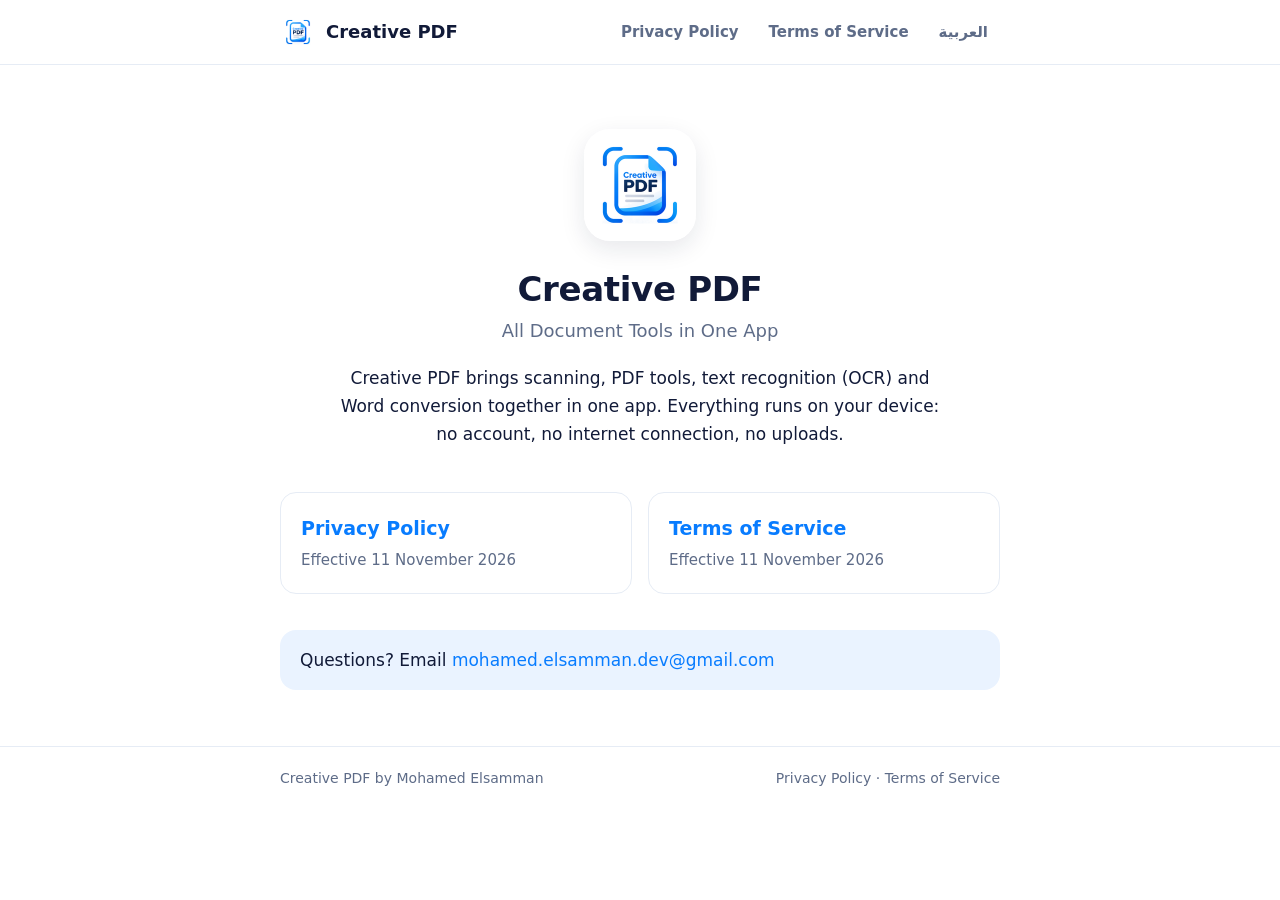
<file: index.html>
<!doctype html>
<html lang="en" dir="ltr">
<head>
<meta charset="utf-8">
<meta name="viewport" content="width=device-width, initial-scale=1">
<title>Creative PDF — Privacy Policy · Terms of Service</title>
<meta name="description" content="Creative PDF brings scanning, PDF tools, text recognition (OCR) and Word conversion together in one app. Everything runs on your device: no account, no internet connection, no uploads.">
<meta name="referrer" content="no-referrer">
<link rel="icon" type="image/png" href="assets/favicon.png">
<link rel="stylesheet" href="assets/styles.css">
</head>
<body>
<header class="site"><div class="wrap">
<a class="brand" href="index.html"><img src="assets/logo.png" alt="" width="36" height="36">Creative PDF</a>
<nav class="links" aria-label="Policies">
<a href="privacy-policy.html">Privacy Policy</a>
<a href="terms-of-service.html">Terms of Service</a>
<a href="index-ar.html" lang="ar" hreflang="ar">العربية</a>
</nav>
</div></header>
<main><div class="wrap">
<section class="hero">
<img src="assets/logo.png" alt="Creative PDF logo" width="112" height="112">
<h1>Creative PDF</h1>
<p class="tagline">All Document Tools in One App</p>
<p class="about">Creative PDF brings scanning, PDF tools, text recognition (OCR) and Word conversion together in one app. Everything runs on your device: no account, no internet connection, no uploads.</p>
</section>
<div class="cards">
<a class="card" href="privacy-policy.html"><h2>Privacy Policy</h2><p>Effective 11 November 2026</p></a>
<a class="card" href="terms-of-service.html"><h2>Terms of Service</h2><p>Effective 11 November 2026</p></a>
</div>
<div class="contact"><p>Questions? Email <a href="mailto:mohamed.elsamman.dev@gmail.com">mohamed.elsamman.dev@gmail.com</a></p></div>
</div></main>
<footer class="site"><div class="wrap">
<span>Creative PDF by Mohamed Elsamman</span>
<span><a href="privacy-policy.html">Privacy Policy</a> · <a href="terms-of-service.html">Terms of Service</a></span>
</div></footer>
</body>
</html>
</file>
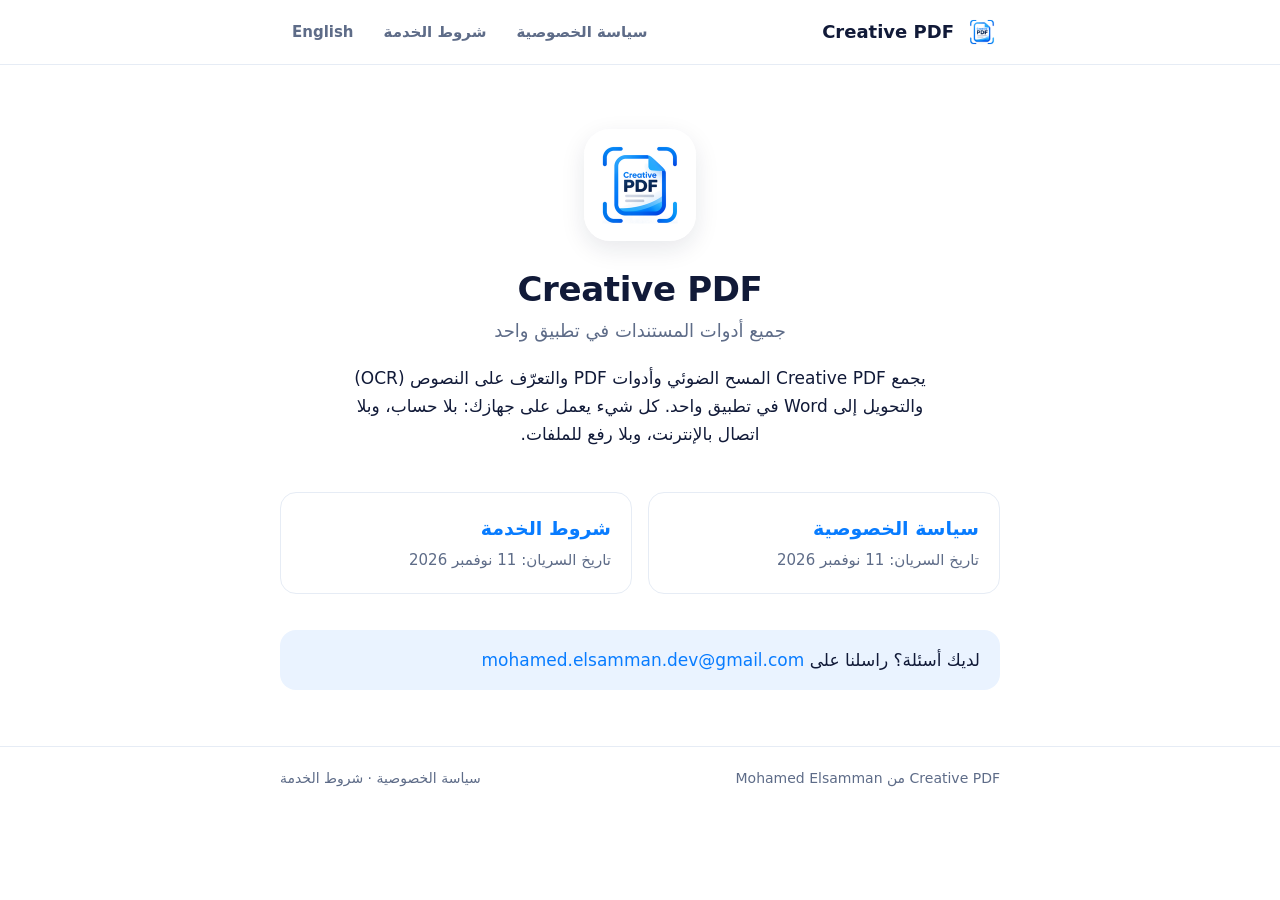
<file: index-ar.html>
<!doctype html>
<html lang="ar" dir="rtl">
<head>
<meta charset="utf-8">
<meta name="viewport" content="width=device-width, initial-scale=1">
<title>Creative PDF — سياسة الخصوصية · شروط الخدمة</title>
<meta name="description" content="يجمع Creative PDF المسح الضوئي وأدوات PDF والتعرّف على النصوص (OCR) والتحويل إلى Word في تطبيق واحد. كل شيء يعمل على جهازك: بلا حساب، وبلا اتصال بالإنترنت، وبلا رفع للملفات.">
<meta name="referrer" content="no-referrer">
<link rel="icon" type="image/png" href="assets/favicon.png">
<link rel="stylesheet" href="assets/styles.css">
</head>
<body>
<header class="site"><div class="wrap">
<a class="brand" href="index-ar.html"><img src="assets/logo.png" alt="" width="36" height="36">Creative PDF</a>
<nav class="links" aria-label="السياسات">
<a href="privacy-policy-ar.html">سياسة الخصوصية</a>
<a href="terms-of-service-ar.html">شروط الخدمة</a>
<a href="index.html" lang="en" hreflang="en">English</a>
</nav>
</div></header>
<main><div class="wrap">
<section class="hero">
<img src="assets/logo.png" alt="Creative PDF logo" width="112" height="112">
<h1>Creative PDF</h1>
<p class="tagline">جميع أدوات المستندات في تطبيق واحد</p>
<p class="about">يجمع Creative PDF المسح الضوئي وأدوات PDF والتعرّف على النصوص (OCR) والتحويل إلى Word في تطبيق واحد. كل شيء يعمل على جهازك: بلا حساب، وبلا اتصال بالإنترنت، وبلا رفع للملفات.</p>
</section>
<div class="cards">
<a class="card" href="privacy-policy-ar.html"><h2>سياسة الخصوصية</h2><p>تاريخ السريان: 11 نوفمبر 2026</p></a>
<a class="card" href="terms-of-service-ar.html"><h2>شروط الخدمة</h2><p>تاريخ السريان: 11 نوفمبر 2026</p></a>
</div>
<div class="contact"><p>لديك أسئلة؟ راسلنا على <a href="mailto:mohamed.elsamman.dev@gmail.com">mohamed.elsamman.dev@gmail.com</a></p></div>
</div></main>
<footer class="site"><div class="wrap">
<span>Creative PDF من Mohamed Elsamman</span>
<span><a href="privacy-policy-ar.html">سياسة الخصوصية</a> · <a href="terms-of-service-ar.html">شروط الخدمة</a></span>
</div></footer>
</body>
</html>
</file>
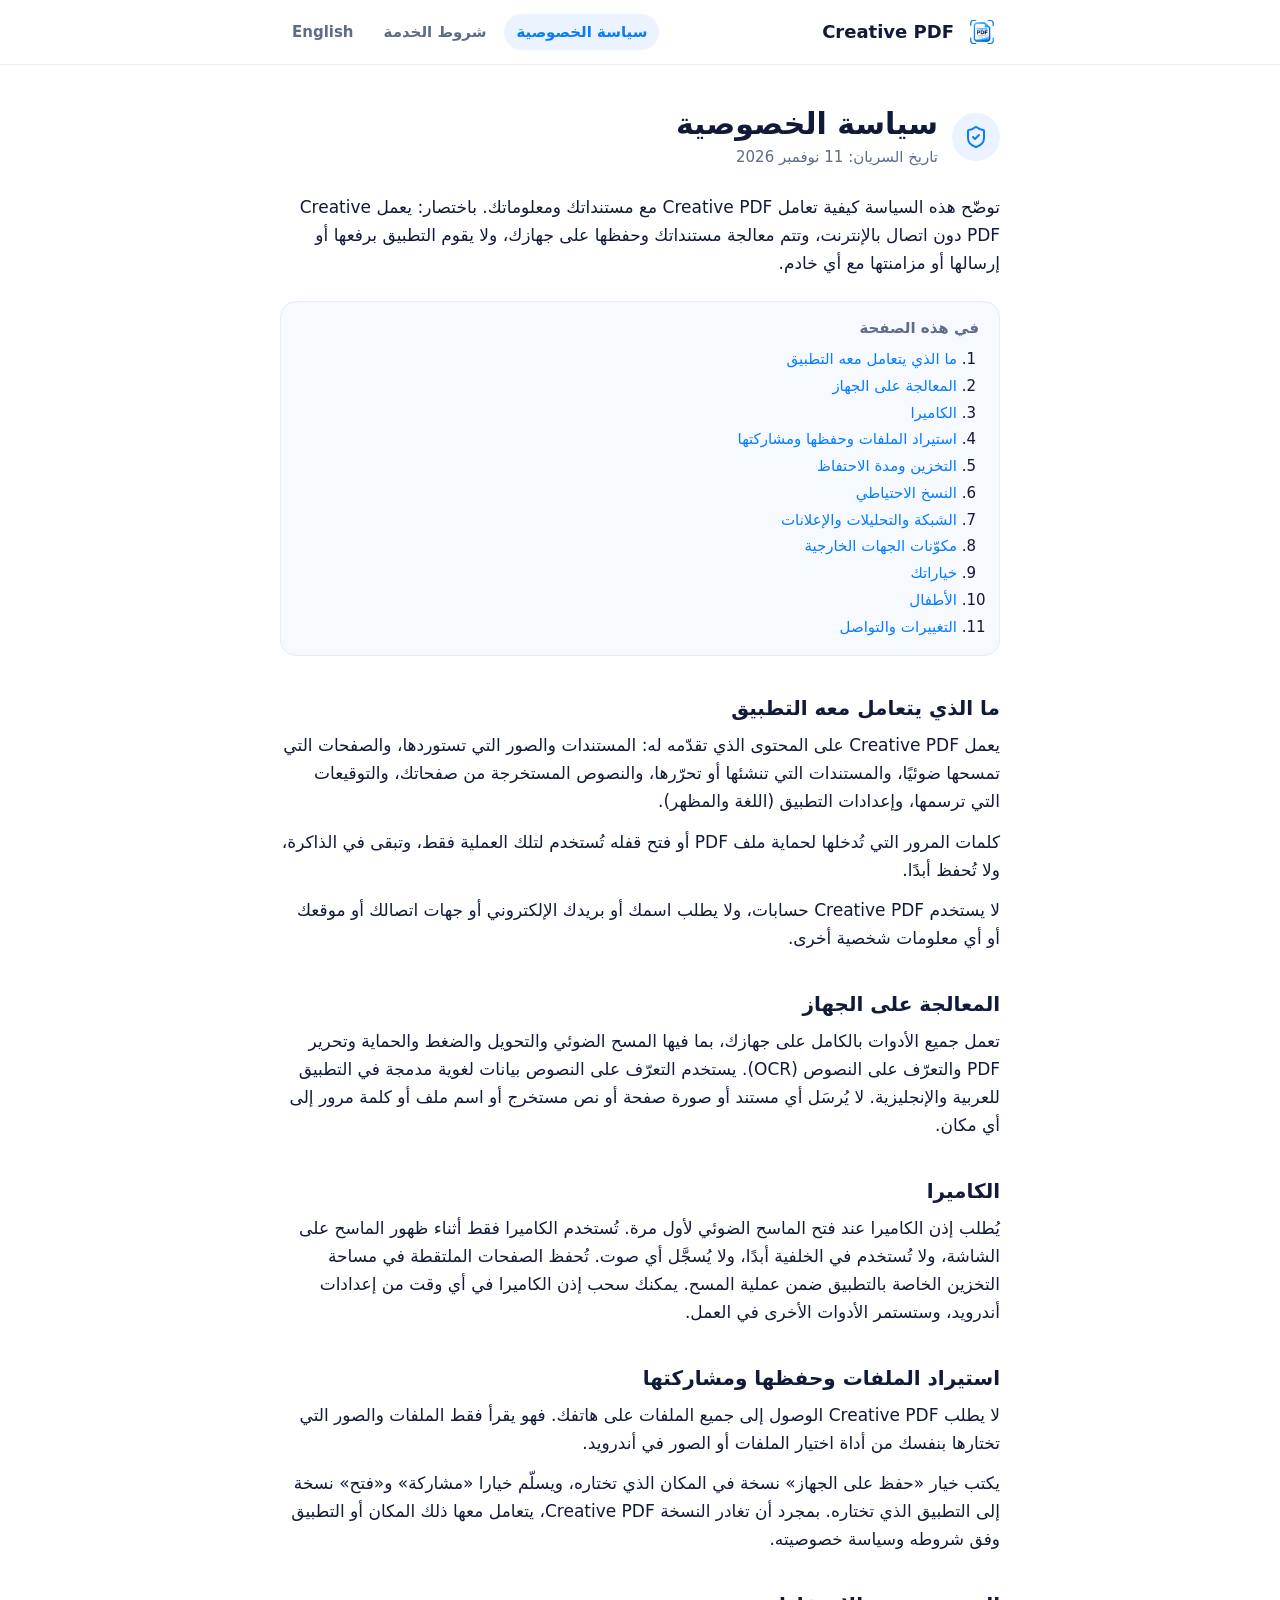
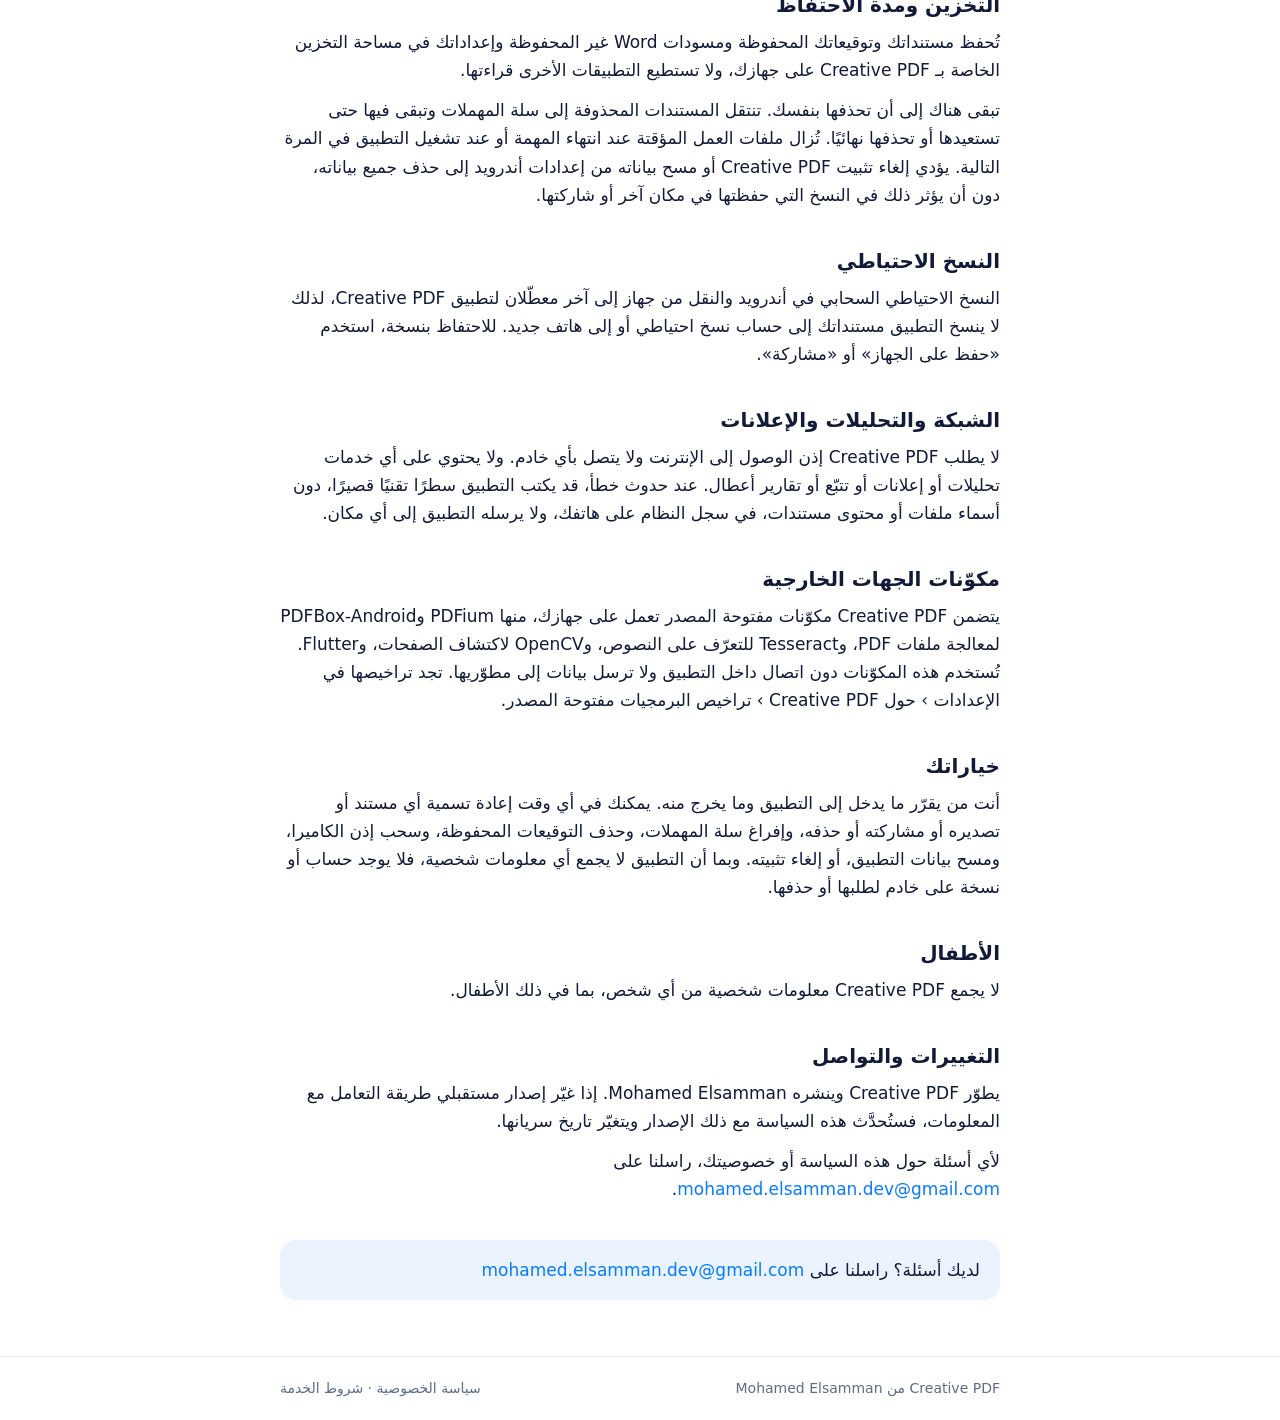
<file: privacy-policy-ar.html>
<!doctype html>
<html lang="ar" dir="rtl">
<head>
<meta charset="utf-8">
<meta name="viewport" content="width=device-width, initial-scale=1">
<title>سياسة الخصوصية — Creative PDF</title>
<meta name="description" content="توضّح هذه السياسة كيفية تعامل Creative PDF مع مستنداتك ومعلوماتك. باختصار: يعمل Creative PDF دون اتصال بالإنترنت، وتتم معالجة مستنداتك وحفظها على جهازك، ولا يقوم التطبيق برفعها أو إرسالها أو مزامنتها مع أي خادم.">
<meta name="referrer" content="no-referrer">
<link rel="icon" type="image/png" href="assets/favicon.png">
<link rel="stylesheet" href="assets/styles.css">
</head>
<body>
<header class="site"><div class="wrap">
<a class="brand" href="index-ar.html"><img src="assets/logo.png" alt="" width="36" height="36">Creative PDF</a>
<nav class="links" aria-label="السياسات">
<a href="privacy-policy-ar.html" aria-current="page">سياسة الخصوصية</a>
<a href="terms-of-service-ar.html">شروط الخدمة</a>
<a href="privacy-policy.html" lang="en" hreflang="en">English</a>
</nav>
</div></header>
<main><div class="wrap">
<div class="doc-head"><div class="badge"><svg viewBox="0 0 24 24" fill="none" stroke-width="2" stroke-linecap="round" stroke-linejoin="round" aria-hidden="true"><path d="M20 13c0 5-3.5 7.5-7.66 8.95a1 1 0 0 1-.67-.01C7.5 20.5 4 18 4 13V6a1 1 0 0 1 1-1c2 0 4.5-1.2 6.24-2.72a1.17 1.17 0 0 1 1.52 0C14.51 3.81 17 5 19 5a1 1 0 0 1 1 1z"/><path d="m9 12 2 2 4-4"/></svg></div><div>
<h1 class="doc">سياسة الخصوصية</h1>
<p class="effective">تاريخ السريان: 11 نوفمبر 2026</p>
</div></div>
<p class="intro">توضّح هذه السياسة كيفية تعامل Creative PDF مع مستنداتك ومعلوماتك. باختصار: يعمل Creative PDF دون اتصال بالإنترنت، وتتم معالجة مستنداتك وحفظها على جهازك، ولا يقوم التطبيق برفعها أو إرسالها أو مزامنتها مع أي خادم.</p>
<nav class="toc" aria-label="في هذه الصفحة"><p>في هذه الصفحة</p><ol><li><a href="#s1">ما الذي يتعامل معه التطبيق</a></li><li><a href="#s2">المعالجة على الجهاز</a></li><li><a href="#s3">الكاميرا</a></li><li><a href="#s4">استيراد الملفات وحفظها ومشاركتها</a></li><li><a href="#s5">التخزين ومدة الاحتفاظ</a></li><li><a href="#s6">النسخ الاحتياطي</a></li><li><a href="#s7">الشبكة والتحليلات والإعلانات</a></li><li><a href="#s8">مكوّنات الجهات الخارجية</a></li><li><a href="#s9">خياراتك</a></li><li><a href="#s10">الأطفال</a></li><li><a href="#s11">التغييرات والتواصل</a></li></ol></nav>
<article><h2 id="s1">ما الذي يتعامل معه التطبيق</h2><p>يعمل Creative PDF على المحتوى الذي تقدّمه له: المستندات والصور التي تستوردها، والصفحات التي تمسحها ضوئيًا، والمستندات التي تنشئها أو تحرّرها، والنصوص المستخرجة من صفحاتك، والتوقيعات التي ترسمها، وإعدادات التطبيق (اللغة والمظهر).</p><p>كلمات المرور التي تُدخلها لحماية ملف PDF أو فتح قفله تُستخدم لتلك العملية فقط، وتبقى في الذاكرة، ولا تُحفظ أبدًا.</p><p>لا يستخدم Creative PDF حسابات، ولا يطلب اسمك أو بريدك الإلكتروني أو جهات اتصالك أو موقعك أو أي معلومات شخصية أخرى.</p><h2 id="s2">المعالجة على الجهاز</h2><p>تعمل جميع الأدوات بالكامل على جهازك، بما فيها المسح الضوئي والتحويل والضغط والحماية وتحرير PDF والتعرّف على النصوص (OCR). يستخدم التعرّف على النصوص بيانات لغوية مدمجة في التطبيق للعربية والإنجليزية. لا يُرسَل أي مستند أو صورة صفحة أو نص مستخرج أو اسم ملف أو كلمة مرور إلى أي مكان.</p><h2 id="s3">الكاميرا</h2><p>يُطلب إذن الكاميرا عند فتح الماسح الضوئي لأول مرة. تُستخدم الكاميرا فقط أثناء ظهور الماسح على الشاشة، ولا تُستخدم في الخلفية أبدًا، ولا يُسجَّل أي صوت. تُحفظ الصفحات الملتقطة في مساحة التخزين الخاصة بالتطبيق ضمن عملية المسح. يمكنك سحب إذن الكاميرا في أي وقت من إعدادات أندرويد، وستستمر الأدوات الأخرى في العمل.</p><h2 id="s4">استيراد الملفات وحفظها ومشاركتها</h2><p>لا يطلب Creative PDF الوصول إلى جميع الملفات على هاتفك. فهو يقرأ فقط الملفات والصور التي تختارها بنفسك من أداة اختيار الملفات أو الصور في أندرويد.</p><p>يكتب خيار «حفظ على الجهاز» نسخة في المكان الذي تختاره، ويسلّم خيارا «مشاركة» و«فتح» نسخة إلى التطبيق الذي تختاره. بمجرد أن تغادر النسخة Creative PDF، يتعامل معها ذلك المكان أو التطبيق وفق شروطه وسياسة خصوصيته.</p><h2 id="s5">التخزين ومدة الاحتفاظ</h2><p>تُحفظ مستنداتك وتوقيعاتك المحفوظة ومسودات Word غير المحفوظة وإعداداتك في مساحة التخزين الخاصة بـ Creative PDF على جهازك، ولا تستطيع التطبيقات الأخرى قراءتها.</p><p>تبقى هناك إلى أن تحذفها بنفسك. تنتقل المستندات المحذوفة إلى سلة المهملات وتبقى فيها حتى تستعيدها أو تحذفها نهائيًا. تُزال ملفات العمل المؤقتة عند انتهاء المهمة أو عند تشغيل التطبيق في المرة التالية. يؤدي إلغاء تثبيت Creative PDF أو مسح بياناته من إعدادات أندرويد إلى حذف جميع بياناته، دون أن يؤثر ذلك في النسخ التي حفظتها في مكان آخر أو شاركتها.</p><h2 id="s6">النسخ الاحتياطي</h2><p>النسخ الاحتياطي السحابي في أندرويد والنقل من جهاز إلى آخر معطّلان لتطبيق Creative PDF، لذلك لا ينسخ التطبيق مستنداتك إلى حساب نسخ احتياطي أو إلى هاتف جديد. للاحتفاظ بنسخة، استخدم «حفظ على الجهاز» أو «مشاركة».</p><h2 id="s7">الشبكة والتحليلات والإعلانات</h2><p>لا يطلب Creative PDF إذن الوصول إلى الإنترنت ولا يتصل بأي خادم. ولا يحتوي على أي خدمات تحليلات أو إعلانات أو تتبّع أو تقارير أعطال. عند حدوث خطأ، قد يكتب التطبيق سطرًا تقنيًا قصيرًا، دون أسماء ملفات أو محتوى مستندات، في سجل النظام على هاتفك، ولا يرسله التطبيق إلى أي مكان.</p><h2 id="s8">مكوّنات الجهات الخارجية</h2><p>يتضمن Creative PDF مكوّنات مفتوحة المصدر تعمل على جهازك، منها PDFium وPDFBox-Android لمعالجة ملفات PDF، وTesseract للتعرّف على النصوص، وOpenCV لاكتشاف الصفحات، وFlutter. تُستخدم هذه المكوّنات دون اتصال داخل التطبيق ولا ترسل بيانات إلى مطوّريها. تجد تراخيصها في الإعدادات › حول Creative PDF › تراخيص البرمجيات مفتوحة المصدر.</p><h2 id="s9">خياراتك</h2><p>أنت من يقرّر ما يدخل إلى التطبيق وما يخرج منه. يمكنك في أي وقت إعادة تسمية أي مستند أو تصديره أو مشاركته أو حذفه، وإفراغ سلة المهملات، وحذف التوقيعات المحفوظة، وسحب إذن الكاميرا، ومسح بيانات التطبيق، أو إلغاء تثبيته. وبما أن التطبيق لا يجمع أي معلومات شخصية، فلا يوجد حساب أو نسخة على خادم لطلبها أو حذفها.</p><h2 id="s10">الأطفال</h2><p>لا يجمع Creative PDF معلومات شخصية من أي شخص، بما في ذلك الأطفال.</p><h2 id="s11">التغييرات والتواصل</h2><p>يطوّر Creative PDF وينشره Mohamed Elsamman. إذا غيّر إصدار مستقبلي طريقة التعامل مع المعلومات، فستُحدَّث هذه السياسة مع ذلك الإصدار ويتغيّر تاريخ سريانها.</p><p>لأي أسئلة حول هذه السياسة أو خصوصيتك، راسلنا على <a href="mailto:mohamed.elsamman.dev@gmail.com">mohamed.elsamman.dev@gmail.com</a>.</p></article>
<div class="contact"><p>لديك أسئلة؟ راسلنا على <a href="mailto:mohamed.elsamman.dev@gmail.com">mohamed.elsamman.dev@gmail.com</a></p></div>
</div></main>
<footer class="site"><div class="wrap">
<span>Creative PDF من Mohamed Elsamman</span>
<span><a href="privacy-policy-ar.html">سياسة الخصوصية</a> · <a href="terms-of-service-ar.html">شروط الخدمة</a></span>
</div></footer>
</body>
</html>
</file>
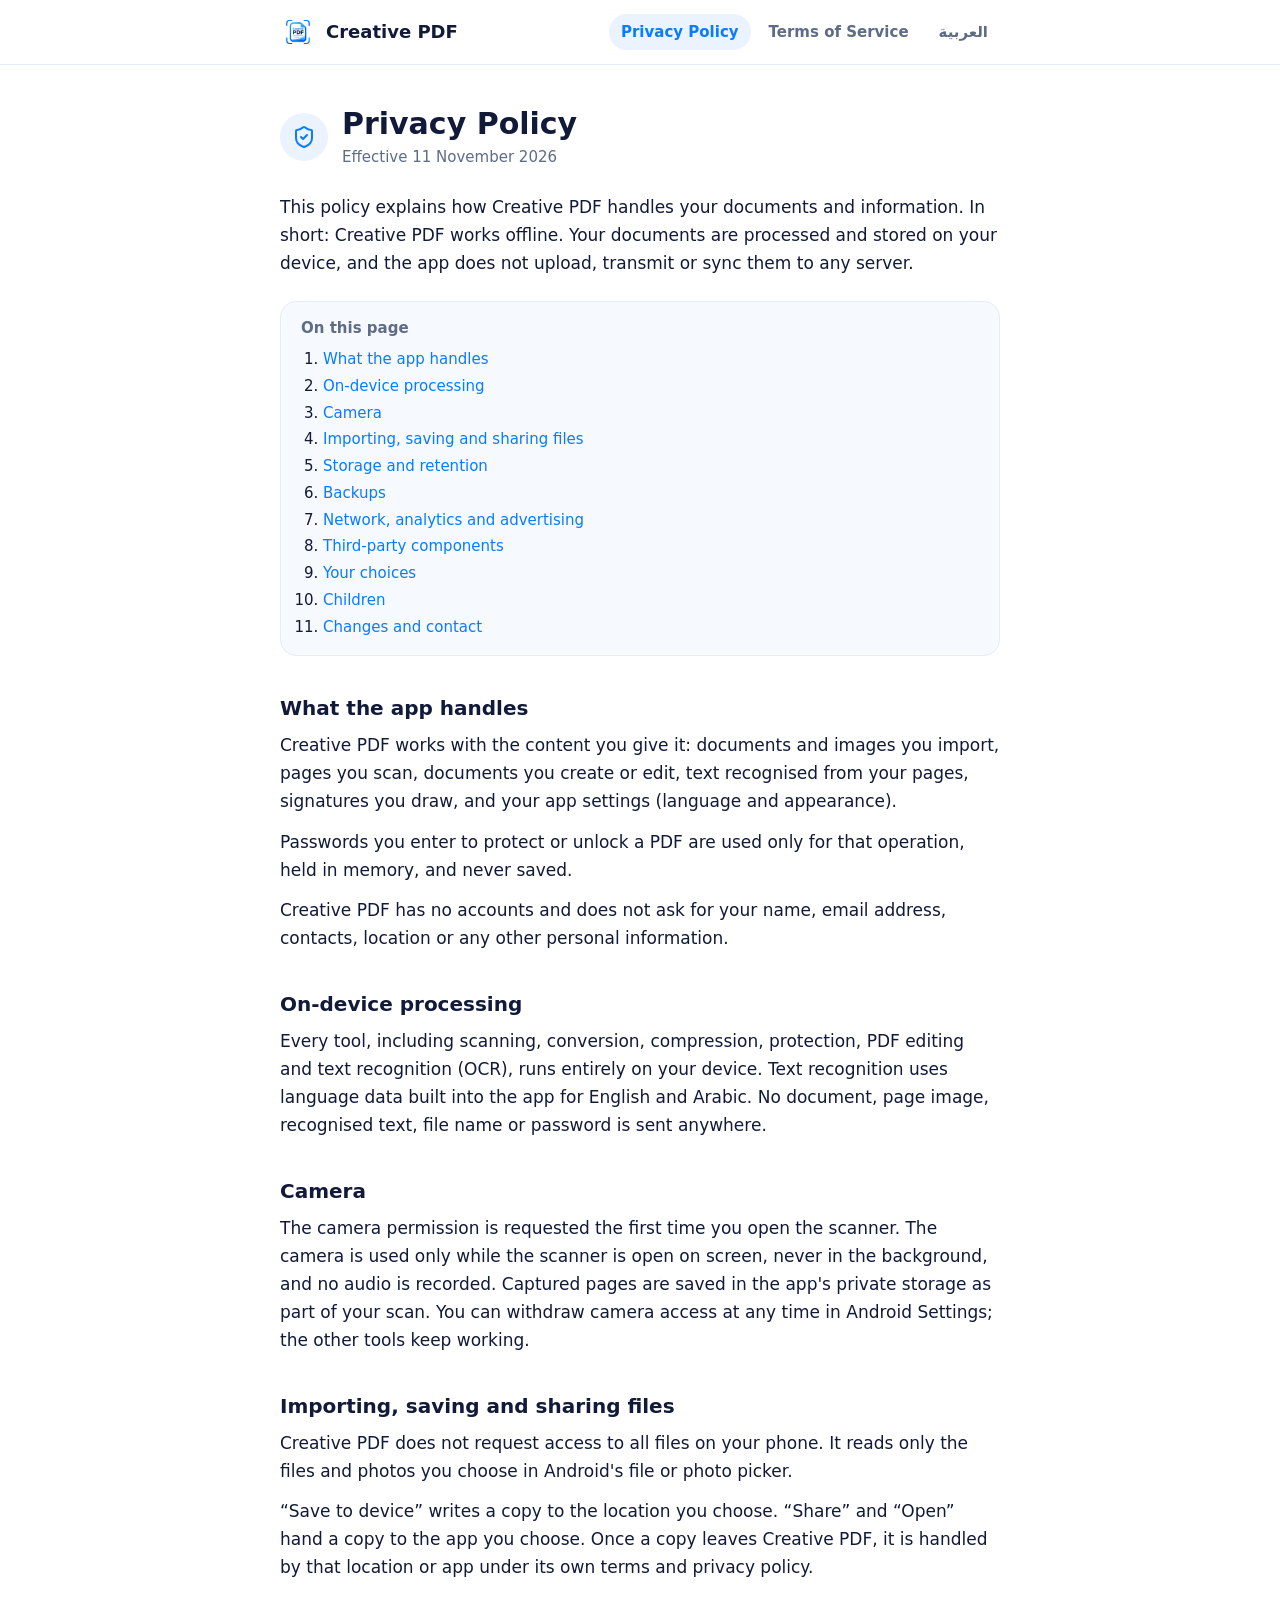
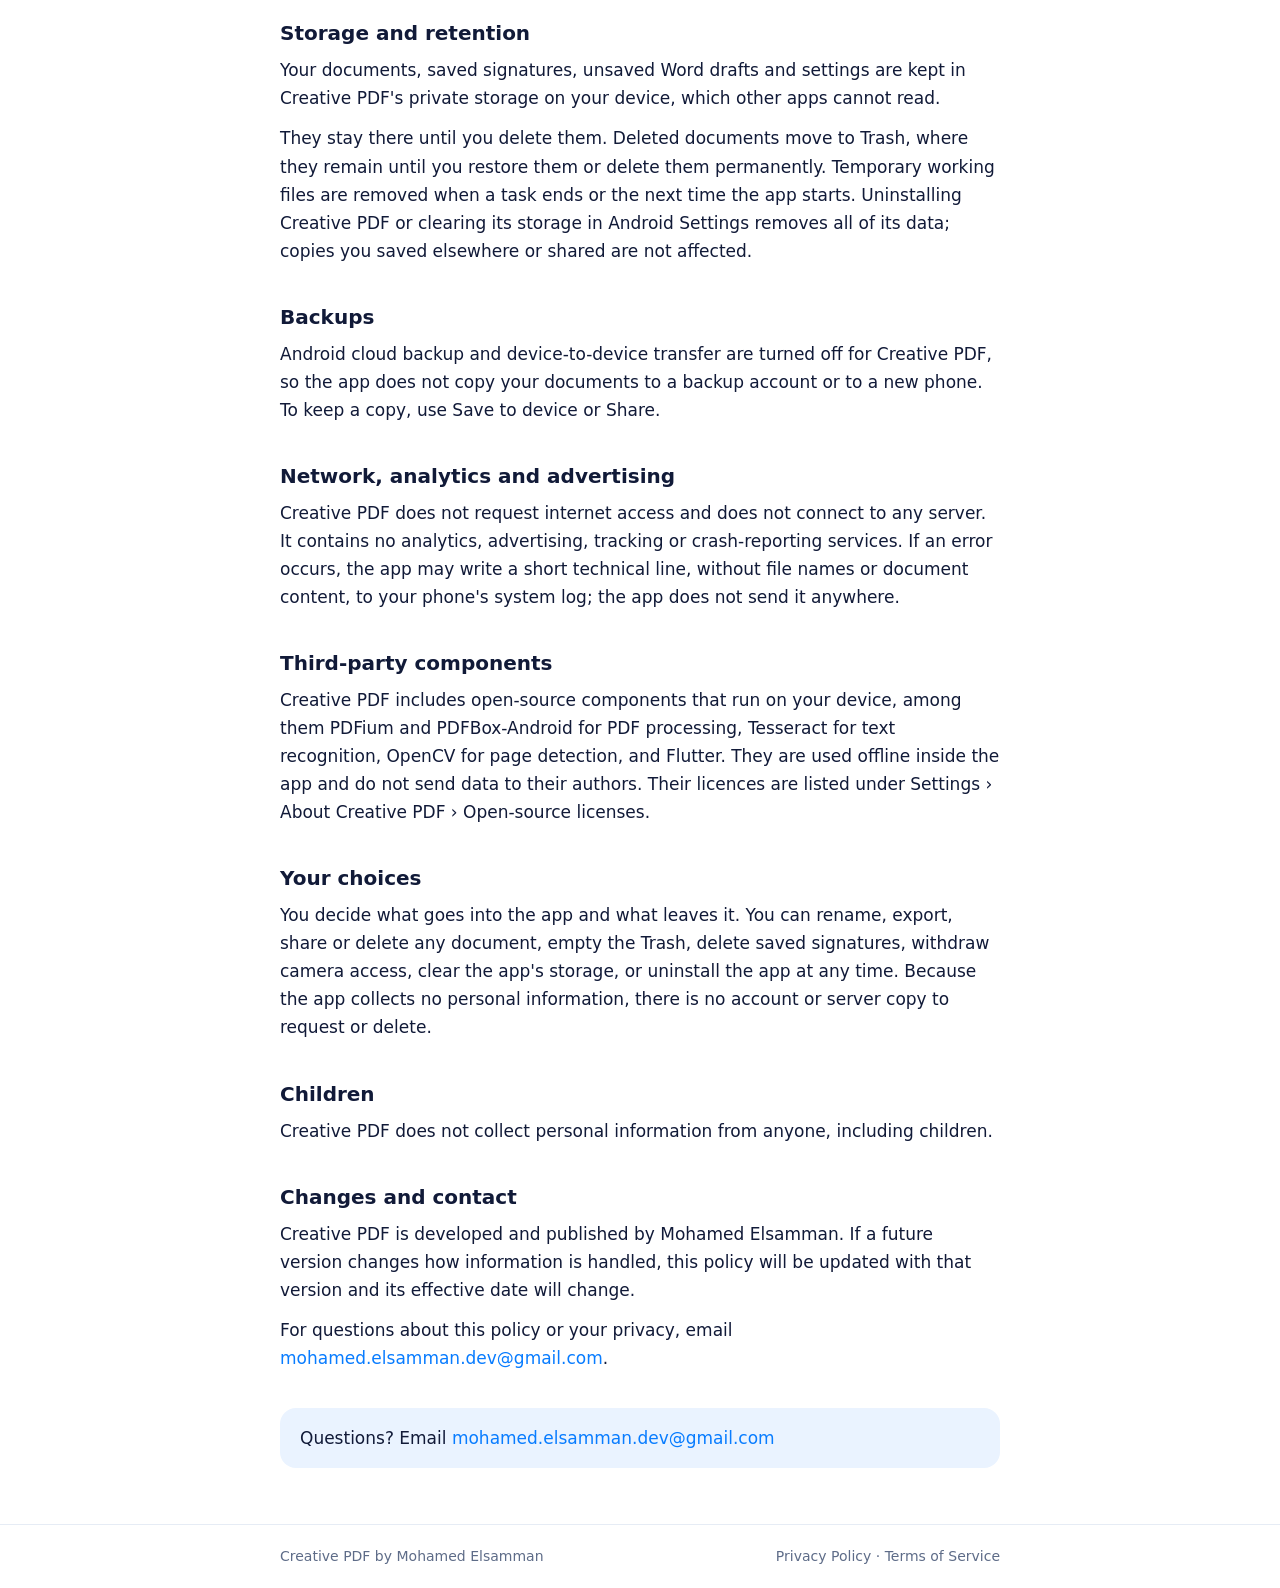
<file: privacy-policy.html>
<!doctype html>
<html lang="en" dir="ltr">
<head>
<meta charset="utf-8">
<meta name="viewport" content="width=device-width, initial-scale=1">
<title>Privacy Policy — Creative PDF</title>
<meta name="description" content="This policy explains how Creative PDF handles your documents and information. In short: Creative PDF works offline. Your documents are processed and stored on your device, and the app does not upload, transmit or sync them to any server.">
<meta name="referrer" content="no-referrer">
<link rel="icon" type="image/png" href="assets/favicon.png">
<link rel="stylesheet" href="assets/styles.css">
</head>
<body>
<header class="site"><div class="wrap">
<a class="brand" href="index.html"><img src="assets/logo.png" alt="" width="36" height="36">Creative PDF</a>
<nav class="links" aria-label="Policies">
<a href="privacy-policy.html" aria-current="page">Privacy Policy</a>
<a href="terms-of-service.html">Terms of Service</a>
<a href="privacy-policy-ar.html" lang="ar" hreflang="ar">العربية</a>
</nav>
</div></header>
<main><div class="wrap">
<div class="doc-head"><div class="badge"><svg viewBox="0 0 24 24" fill="none" stroke-width="2" stroke-linecap="round" stroke-linejoin="round" aria-hidden="true"><path d="M20 13c0 5-3.5 7.5-7.66 8.95a1 1 0 0 1-.67-.01C7.5 20.5 4 18 4 13V6a1 1 0 0 1 1-1c2 0 4.5-1.2 6.24-2.72a1.17 1.17 0 0 1 1.52 0C14.51 3.81 17 5 19 5a1 1 0 0 1 1 1z"/><path d="m9 12 2 2 4-4"/></svg></div><div>
<h1 class="doc">Privacy Policy</h1>
<p class="effective">Effective 11 November 2026</p>
</div></div>
<p class="intro">This policy explains how Creative PDF handles your documents and information. In short: Creative PDF works offline. Your documents are processed and stored on your device, and the app does not upload, transmit or sync them to any server.</p>
<nav class="toc" aria-label="On this page"><p>On this page</p><ol><li><a href="#s1">What the app handles</a></li><li><a href="#s2">On-device processing</a></li><li><a href="#s3">Camera</a></li><li><a href="#s4">Importing, saving and sharing files</a></li><li><a href="#s5">Storage and retention</a></li><li><a href="#s6">Backups</a></li><li><a href="#s7">Network, analytics and advertising</a></li><li><a href="#s8">Third-party components</a></li><li><a href="#s9">Your choices</a></li><li><a href="#s10">Children</a></li><li><a href="#s11">Changes and contact</a></li></ol></nav>
<article><h2 id="s1">What the app handles</h2><p>Creative PDF works with the content you give it: documents and images you import, pages you scan, documents you create or edit, text recognised from your pages, signatures you draw, and your app settings (language and appearance).</p><p>Passwords you enter to protect or unlock a PDF are used only for that operation, held in memory, and never saved.</p><p>Creative PDF has no accounts and does not ask for your name, email address, contacts, location or any other personal information.</p><h2 id="s2">On-device processing</h2><p>Every tool, including scanning, conversion, compression, protection, PDF editing and text recognition (OCR), runs entirely on your device. Text recognition uses language data built into the app for English and Arabic. No document, page image, recognised text, file name or password is sent anywhere.</p><h2 id="s3">Camera</h2><p>The camera permission is requested the first time you open the scanner. The camera is used only while the scanner is open on screen, never in the background, and no audio is recorded. Captured pages are saved in the app&#x27;s private storage as part of your scan. You can withdraw camera access at any time in Android Settings; the other tools keep working.</p><h2 id="s4">Importing, saving and sharing files</h2><p>Creative PDF does not request access to all files on your phone. It reads only the files and photos you choose in Android&#x27;s file or photo picker.</p><p>“Save to device” writes a copy to the location you choose. “Share” and “Open” hand a copy to the app you choose. Once a copy leaves Creative PDF, it is handled by that location or app under its own terms and privacy policy.</p><h2 id="s5">Storage and retention</h2><p>Your documents, saved signatures, unsaved Word drafts and settings are kept in Creative PDF&#x27;s private storage on your device, which other apps cannot read.</p><p>They stay there until you delete them. Deleted documents move to Trash, where they remain until you restore them or delete them permanently. Temporary working files are removed when a task ends or the next time the app starts. Uninstalling Creative PDF or clearing its storage in Android Settings removes all of its data; copies you saved elsewhere or shared are not affected.</p><h2 id="s6">Backups</h2><p>Android cloud backup and device-to-device transfer are turned off for Creative PDF, so the app does not copy your documents to a backup account or to a new phone. To keep a copy, use Save to device or Share.</p><h2 id="s7">Network, analytics and advertising</h2><p>Creative PDF does not request internet access and does not connect to any server. It contains no analytics, advertising, tracking or crash-reporting services. If an error occurs, the app may write a short technical line, without file names or document content, to your phone&#x27;s system log; the app does not send it anywhere.</p><h2 id="s8">Third-party components</h2><p>Creative PDF includes open-source components that run on your device, among them PDFium and PDFBox-Android for PDF processing, Tesseract for text recognition, OpenCV for page detection, and Flutter. They are used offline inside the app and do not send data to their authors. Their licences are listed under Settings › About Creative PDF › Open-source licenses.</p><h2 id="s9">Your choices</h2><p>You decide what goes into the app and what leaves it. You can rename, export, share or delete any document, empty the Trash, delete saved signatures, withdraw camera access, clear the app&#x27;s storage, or uninstall the app at any time. Because the app collects no personal information, there is no account or server copy to request or delete.</p><h2 id="s10">Children</h2><p>Creative PDF does not collect personal information from anyone, including children.</p><h2 id="s11">Changes and contact</h2><p>Creative PDF is developed and published by Mohamed Elsamman. If a future version changes how information is handled, this policy will be updated with that version and its effective date will change.</p><p>For questions about this policy or your privacy, email <a href="mailto:mohamed.elsamman.dev@gmail.com">mohamed.elsamman.dev@gmail.com</a>.</p></article>
<div class="contact"><p>Questions? Email <a href="mailto:mohamed.elsamman.dev@gmail.com">mohamed.elsamman.dev@gmail.com</a></p></div>
</div></main>
<footer class="site"><div class="wrap">
<span>Creative PDF by Mohamed Elsamman</span>
<span><a href="privacy-policy.html">Privacy Policy</a> · <a href="terms-of-service.html">Terms of Service</a></span>
</div></footer>
</body>
</html>
</file>
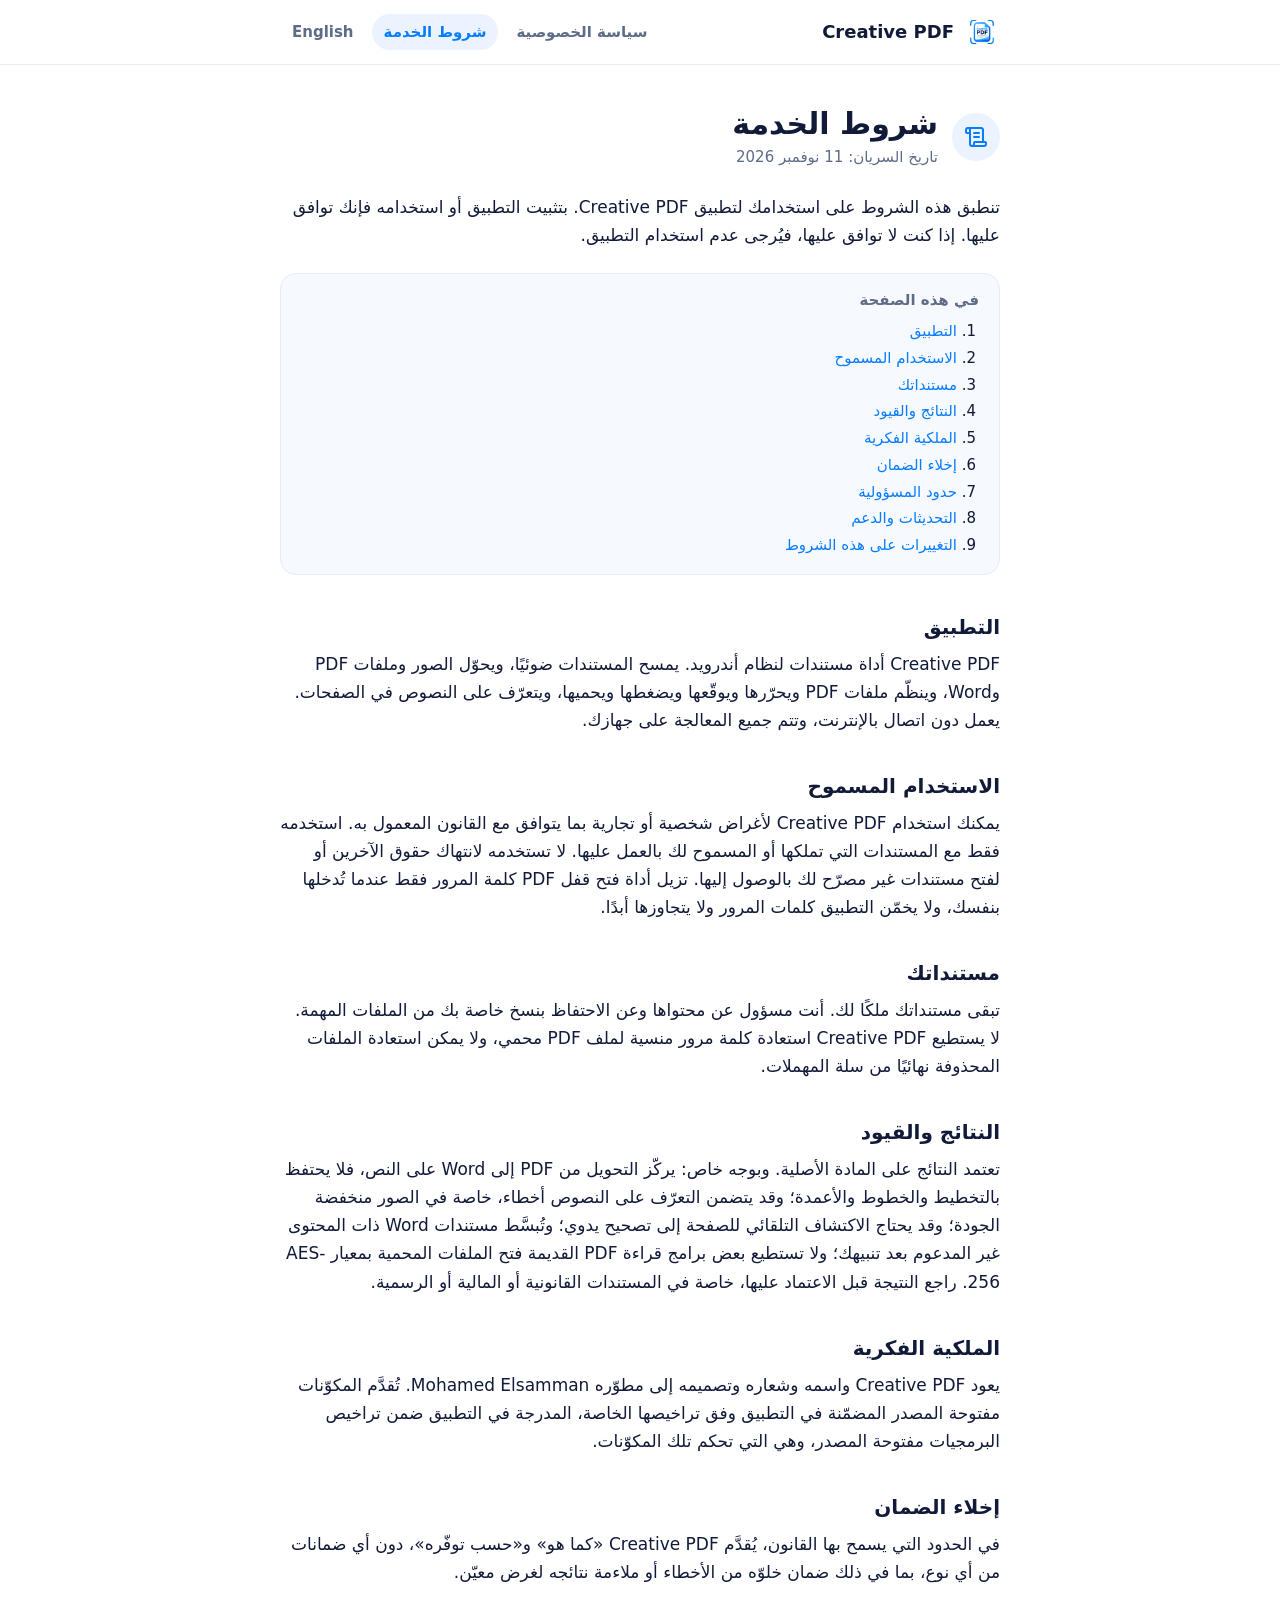
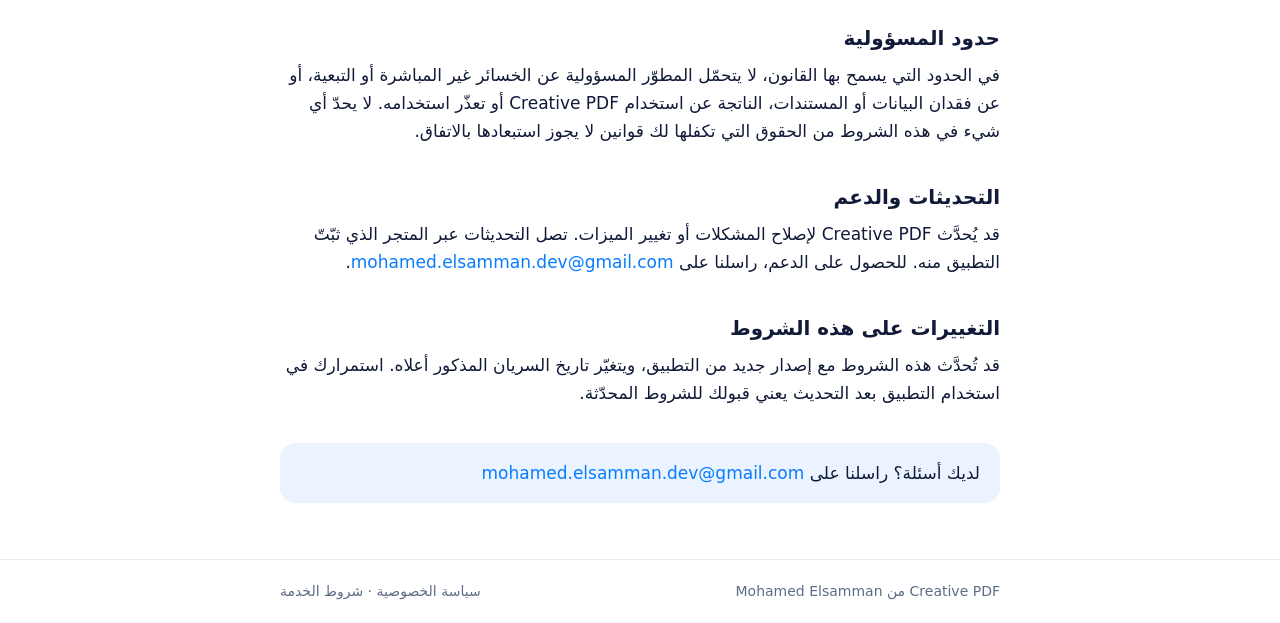
<file: terms-of-service-ar.html>
<!doctype html>
<html lang="ar" dir="rtl">
<head>
<meta charset="utf-8">
<meta name="viewport" content="width=device-width, initial-scale=1">
<title>شروط الخدمة — Creative PDF</title>
<meta name="description" content="تنطبق هذه الشروط على استخدامك لتطبيق Creative PDF. بتثبيت التطبيق أو استخدامه فإنك توافق عليها. إذا كنت لا توافق عليها، فيُرجى عدم استخدام التطبيق.">
<meta name="referrer" content="no-referrer">
<link rel="icon" type="image/png" href="assets/favicon.png">
<link rel="stylesheet" href="assets/styles.css">
</head>
<body>
<header class="site"><div class="wrap">
<a class="brand" href="index-ar.html"><img src="assets/logo.png" alt="" width="36" height="36">Creative PDF</a>
<nav class="links" aria-label="السياسات">
<a href="privacy-policy-ar.html">سياسة الخصوصية</a>
<a href="terms-of-service-ar.html" aria-current="page">شروط الخدمة</a>
<a href="terms-of-service.html" lang="en" hreflang="en">English</a>
</nav>
</div></header>
<main><div class="wrap">
<div class="doc-head"><div class="badge"><svg viewBox="0 0 24 24" fill="none" stroke-width="2" stroke-linecap="round" stroke-linejoin="round" aria-hidden="true"><path d="M15 12h-5"/><path d="M15 8h-5"/><path d="M19 17V5a2 2 0 0 0-2-2H4"/><path d="M8 21h12a2 2 0 0 0 2-2v-1a1 1 0 0 0-1-1H11a1 1 0 0 0-1 1v1a2 2 0 1 1-4 0V5a2 2 0 1 0-4 0v2a1 1 0 0 0 1 1h3"/></svg></div><div>
<h1 class="doc">شروط الخدمة</h1>
<p class="effective">تاريخ السريان: 11 نوفمبر 2026</p>
</div></div>
<p class="intro">تنطبق هذه الشروط على استخدامك لتطبيق Creative PDF. بتثبيت التطبيق أو استخدامه فإنك توافق عليها. إذا كنت لا توافق عليها، فيُرجى عدم استخدام التطبيق.</p>
<nav class="toc" aria-label="في هذه الصفحة"><p>في هذه الصفحة</p><ol><li><a href="#s1">التطبيق</a></li><li><a href="#s2">الاستخدام المسموح</a></li><li><a href="#s3">مستنداتك</a></li><li><a href="#s4">النتائج والقيود</a></li><li><a href="#s5">الملكية الفكرية</a></li><li><a href="#s6">إخلاء الضمان</a></li><li><a href="#s7">حدود المسؤولية</a></li><li><a href="#s8">التحديثات والدعم</a></li><li><a href="#s9">التغييرات على هذه الشروط</a></li></ol></nav>
<article><h2 id="s1">التطبيق</h2><p>Creative PDF أداة مستندات لنظام أندرويد. يمسح المستندات ضوئيًا، ويحوّل الصور وملفات PDF وWord، وينظّم ملفات PDF ويحرّرها ويوقّعها ويضغطها ويحميها، ويتعرّف على النصوص في الصفحات. يعمل دون اتصال بالإنترنت، وتتم جميع المعالجة على جهازك.</p><h2 id="s2">الاستخدام المسموح</h2><p>يمكنك استخدام Creative PDF لأغراض شخصية أو تجارية بما يتوافق مع القانون المعمول به. استخدمه فقط مع المستندات التي تملكها أو المسموح لك بالعمل عليها. لا تستخدمه لانتهاك حقوق الآخرين أو لفتح مستندات غير مصرّح لك بالوصول إليها. تزيل أداة فتح قفل PDF كلمة المرور فقط عندما تُدخلها بنفسك، ولا يخمّن التطبيق كلمات المرور ولا يتجاوزها أبدًا.</p><h2 id="s3">مستنداتك</h2><p>تبقى مستنداتك ملكًا لك. أنت مسؤول عن محتواها وعن الاحتفاظ بنسخ خاصة بك من الملفات المهمة. لا يستطيع Creative PDF استعادة كلمة مرور منسية لملف PDF محمي، ولا يمكن استعادة الملفات المحذوفة نهائيًا من سلة المهملات.</p><h2 id="s4">النتائج والقيود</h2><p>تعتمد النتائج على المادة الأصلية. وبوجه خاص: يركّز التحويل من PDF إلى Word على النص، فلا يحتفظ بالتخطيط والخطوط والأعمدة؛ وقد يتضمن التعرّف على النصوص أخطاء، خاصة في الصور منخفضة الجودة؛ وقد يحتاج الاكتشاف التلقائي للصفحة إلى تصحيح يدوي؛ وتُبسَّط مستندات Word ذات المحتوى غير المدعوم بعد تنبيهك؛ ولا تستطيع بعض برامج قراءة PDF القديمة فتح الملفات المحمية بمعيار AES-256. راجع النتيجة قبل الاعتماد عليها، خاصة في المستندات القانونية أو المالية أو الرسمية.</p><h2 id="s5">الملكية الفكرية</h2><p>يعود Creative PDF واسمه وشعاره وتصميمه إلى مطوّره Mohamed Elsamman. تُقدَّم المكوّنات مفتوحة المصدر المضمّنة في التطبيق وفق تراخيصها الخاصة، المدرجة في التطبيق ضمن تراخيص البرمجيات مفتوحة المصدر، وهي التي تحكم تلك المكوّنات.</p><h2 id="s6">إخلاء الضمان</h2><p>في الحدود التي يسمح بها القانون، يُقدَّم Creative PDF «كما هو» و«حسب توفّره»، دون أي ضمانات من أي نوع، بما في ذلك ضمان خلوّه من الأخطاء أو ملاءمة نتائجه لغرض معيّن.</p><h2 id="s7">حدود المسؤولية</h2><p>في الحدود التي يسمح بها القانون، لا يتحمّل المطوّر المسؤولية عن الخسائر غير المباشرة أو التبعية، أو عن فقدان البيانات أو المستندات، الناتجة عن استخدام Creative PDF أو تعذّر استخدامه. لا يحدّ أي شيء في هذه الشروط من الحقوق التي تكفلها لك قوانين لا يجوز استبعادها بالاتفاق.</p><h2 id="s8">التحديثات والدعم</h2><p>قد يُحدَّث Creative PDF لإصلاح المشكلات أو تغيير الميزات. تصل التحديثات عبر المتجر الذي ثبّتّ التطبيق منه. للحصول على الدعم، راسلنا على <a href="mailto:mohamed.elsamman.dev@gmail.com">mohamed.elsamman.dev@gmail.com</a>.</p><h2 id="s9">التغييرات على هذه الشروط</h2><p>قد تُحدَّث هذه الشروط مع إصدار جديد من التطبيق، ويتغيّر تاريخ السريان المذكور أعلاه. استمرارك في استخدام التطبيق بعد التحديث يعني قبولك للشروط المحدّثة.</p></article>
<div class="contact"><p>لديك أسئلة؟ راسلنا على <a href="mailto:mohamed.elsamman.dev@gmail.com">mohamed.elsamman.dev@gmail.com</a></p></div>
</div></main>
<footer class="site"><div class="wrap">
<span>Creative PDF من Mohamed Elsamman</span>
<span><a href="privacy-policy-ar.html">سياسة الخصوصية</a> · <a href="terms-of-service-ar.html">شروط الخدمة</a></span>
</div></footer>
</body>
</html>
</file>
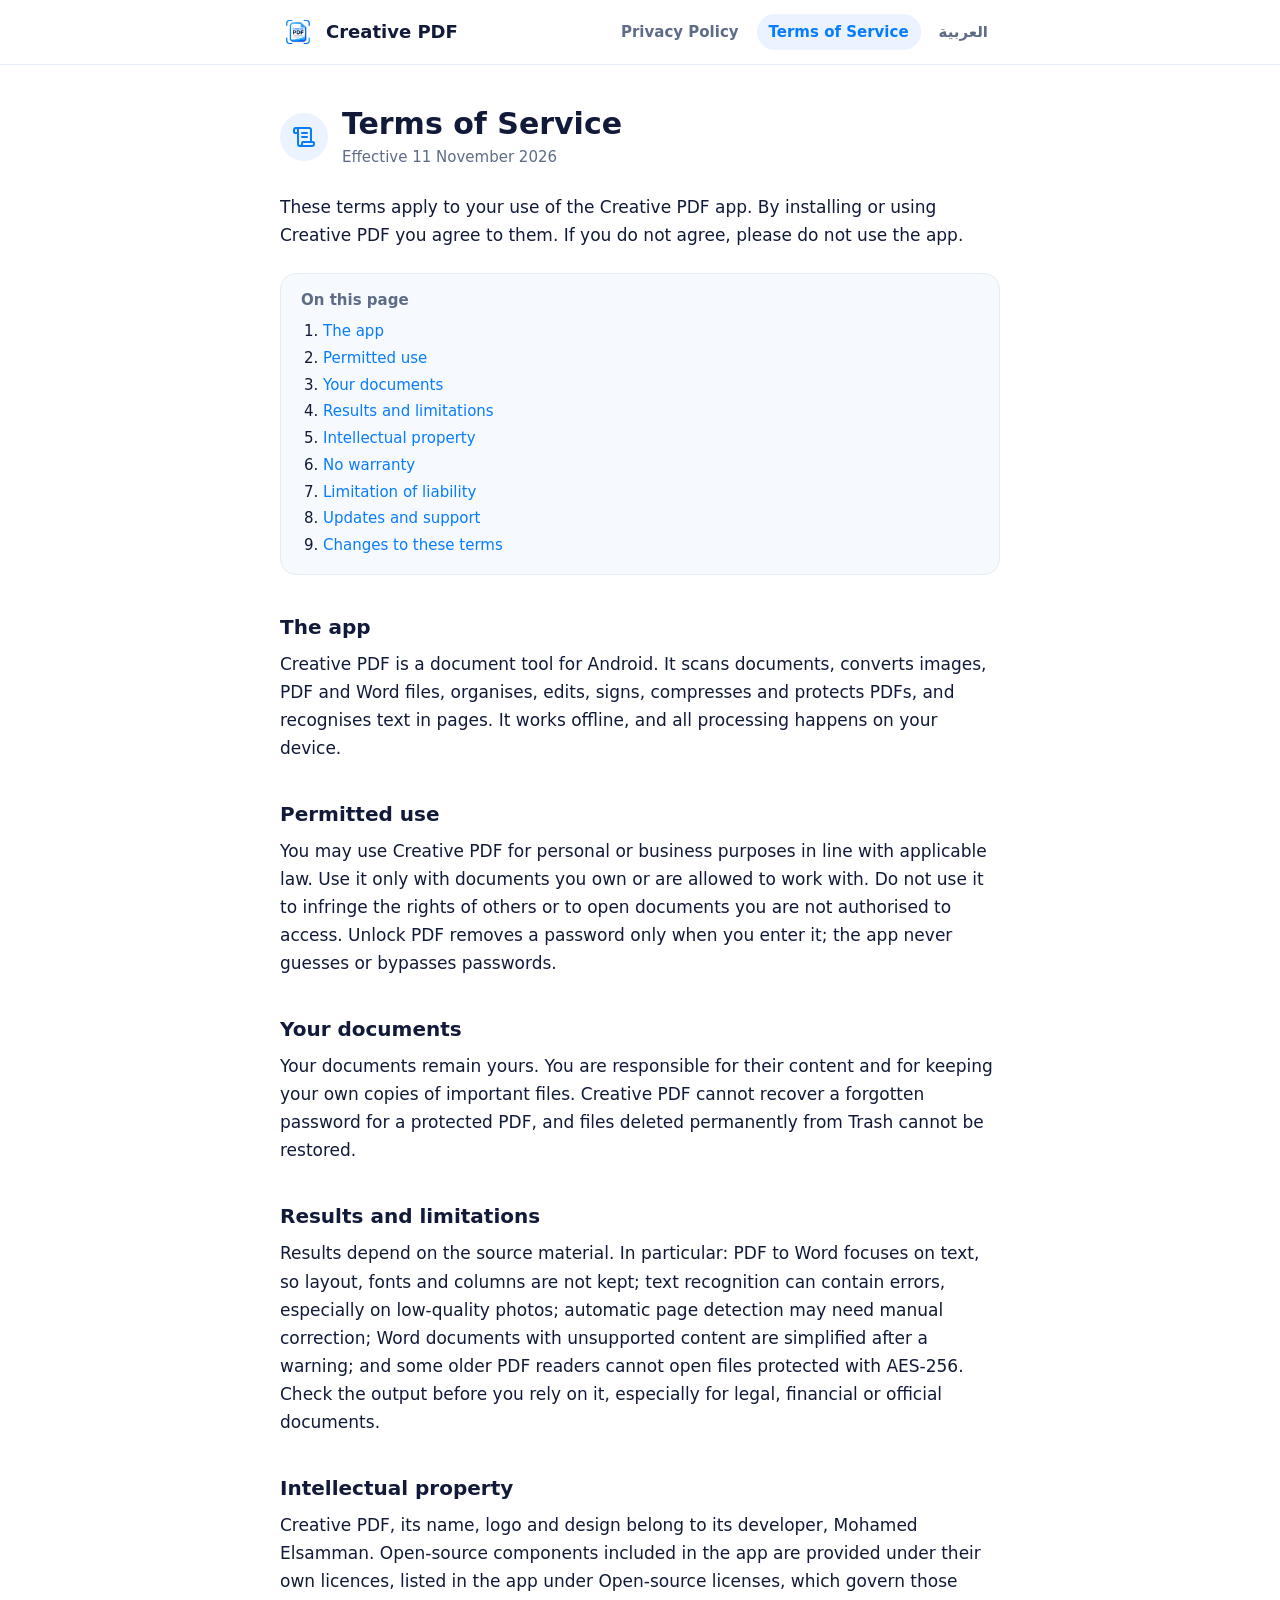
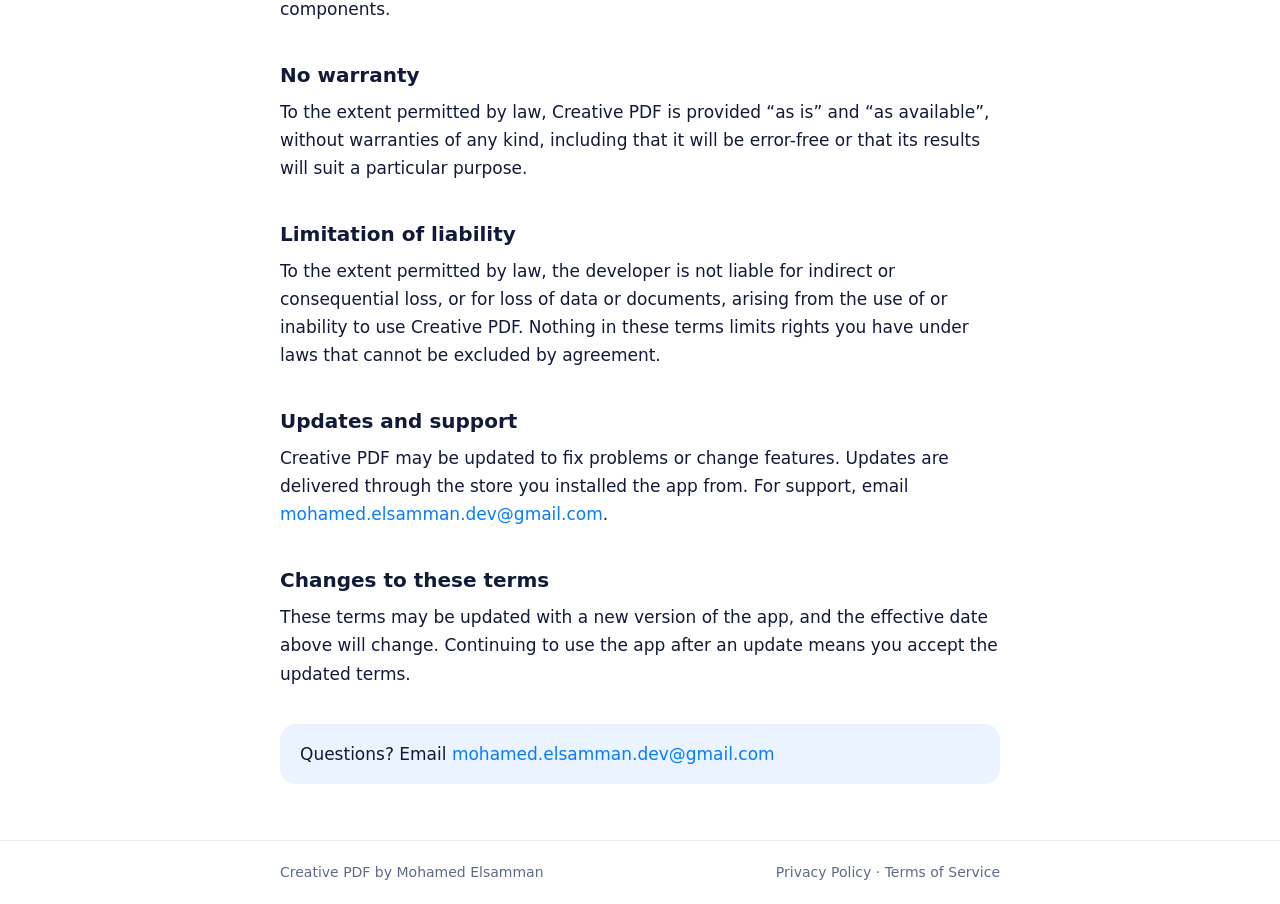
<file: terms-of-service.html>
<!doctype html>
<html lang="en" dir="ltr">
<head>
<meta charset="utf-8">
<meta name="viewport" content="width=device-width, initial-scale=1">
<title>Terms of Service — Creative PDF</title>
<meta name="description" content="These terms apply to your use of the Creative PDF app. By installing or using Creative PDF you agree to them. If you do not agree, please do not use the app.">
<meta name="referrer" content="no-referrer">
<link rel="icon" type="image/png" href="assets/favicon.png">
<link rel="stylesheet" href="assets/styles.css">
</head>
<body>
<header class="site"><div class="wrap">
<a class="brand" href="index.html"><img src="assets/logo.png" alt="" width="36" height="36">Creative PDF</a>
<nav class="links" aria-label="Policies">
<a href="privacy-policy.html">Privacy Policy</a>
<a href="terms-of-service.html" aria-current="page">Terms of Service</a>
<a href="terms-of-service-ar.html" lang="ar" hreflang="ar">العربية</a>
</nav>
</div></header>
<main><div class="wrap">
<div class="doc-head"><div class="badge"><svg viewBox="0 0 24 24" fill="none" stroke-width="2" stroke-linecap="round" stroke-linejoin="round" aria-hidden="true"><path d="M15 12h-5"/><path d="M15 8h-5"/><path d="M19 17V5a2 2 0 0 0-2-2H4"/><path d="M8 21h12a2 2 0 0 0 2-2v-1a1 1 0 0 0-1-1H11a1 1 0 0 0-1 1v1a2 2 0 1 1-4 0V5a2 2 0 1 0-4 0v2a1 1 0 0 0 1 1h3"/></svg></div><div>
<h1 class="doc">Terms of Service</h1>
<p class="effective">Effective 11 November 2026</p>
</div></div>
<p class="intro">These terms apply to your use of the Creative PDF app. By installing or using Creative PDF you agree to them. If you do not agree, please do not use the app.</p>
<nav class="toc" aria-label="On this page"><p>On this page</p><ol><li><a href="#s1">The app</a></li><li><a href="#s2">Permitted use</a></li><li><a href="#s3">Your documents</a></li><li><a href="#s4">Results and limitations</a></li><li><a href="#s5">Intellectual property</a></li><li><a href="#s6">No warranty</a></li><li><a href="#s7">Limitation of liability</a></li><li><a href="#s8">Updates and support</a></li><li><a href="#s9">Changes to these terms</a></li></ol></nav>
<article><h2 id="s1">The app</h2><p>Creative PDF is a document tool for Android. It scans documents, converts images, PDF and Word files, organises, edits, signs, compresses and protects PDFs, and recognises text in pages. It works offline, and all processing happens on your device.</p><h2 id="s2">Permitted use</h2><p>You may use Creative PDF for personal or business purposes in line with applicable law. Use it only with documents you own or are allowed to work with. Do not use it to infringe the rights of others or to open documents you are not authorised to access. Unlock PDF removes a password only when you enter it; the app never guesses or bypasses passwords.</p><h2 id="s3">Your documents</h2><p>Your documents remain yours. You are responsible for their content and for keeping your own copies of important files. Creative PDF cannot recover a forgotten password for a protected PDF, and files deleted permanently from Trash cannot be restored.</p><h2 id="s4">Results and limitations</h2><p>Results depend on the source material. In particular: PDF to Word focuses on text, so layout, fonts and columns are not kept; text recognition can contain errors, especially on low-quality photos; automatic page detection may need manual correction; Word documents with unsupported content are simplified after a warning; and some older PDF readers cannot open files protected with AES-256. Check the output before you rely on it, especially for legal, financial or official documents.</p><h2 id="s5">Intellectual property</h2><p>Creative PDF, its name, logo and design belong to its developer, Mohamed Elsamman. Open-source components included in the app are provided under their own licences, listed in the app under Open-source licenses, which govern those components.</p><h2 id="s6">No warranty</h2><p>To the extent permitted by law, Creative PDF is provided “as is” and “as available”, without warranties of any kind, including that it will be error-free or that its results will suit a particular purpose.</p><h2 id="s7">Limitation of liability</h2><p>To the extent permitted by law, the developer is not liable for indirect or consequential loss, or for loss of data or documents, arising from the use of or inability to use Creative PDF. Nothing in these terms limits rights you have under laws that cannot be excluded by agreement.</p><h2 id="s8">Updates and support</h2><p>Creative PDF may be updated to fix problems or change features. Updates are delivered through the store you installed the app from. For support, email <a href="mailto:mohamed.elsamman.dev@gmail.com">mohamed.elsamman.dev@gmail.com</a>.</p><h2 id="s9">Changes to these terms</h2><p>These terms may be updated with a new version of the app, and the effective date above will change. Continuing to use the app after an update means you accept the updated terms.</p></article>
<div class="contact"><p>Questions? Email <a href="mailto:mohamed.elsamman.dev@gmail.com">mohamed.elsamman.dev@gmail.com</a></p></div>
</div></main>
<footer class="site"><div class="wrap">
<span>Creative PDF by Mohamed Elsamman</span>
<span><a href="privacy-policy.html">Privacy Policy</a> · <a href="terms-of-service.html">Terms of Service</a></span>
</div></footer>
</body>
</html>
</file>
<file: assets/styles.css>
:root {
  --primary: #087cff;
  --primary-dark: #0663cc;
  --pale: #eaf3ff;
  --navy: #111a38;
  --muted: #5e6c88;
  --divider: #e6ecf5;
  --surface: #f6f9fd;
  --white: #ffffff;
}
* { box-sizing: border-box; }
html { -webkit-text-size-adjust: 100%; }
body {
  margin: 0;
  background: var(--white);
  color: var(--navy);
  font: 17px/1.65 system-ui, -apple-system, "Segoe UI", Roboto, "Noto Sans", "Noto Sans Arabic", "Helvetica Neue", Arial, sans-serif;
}
a { color: var(--primary); text-decoration: none; }
a:hover { text-decoration: underline; }
a:focus-visible { outline: 2px solid var(--primary); outline-offset: 2px; border-radius: 4px; }
.wrap { max-width: 760px; margin: 0 auto; padding: 0 20px; }
header.site { border-bottom: 1px solid var(--divider); background: var(--white); }
header.site .wrap { display: flex; align-items: center; justify-content: space-between; gap: 12px; min-height: 64px; flex-wrap: wrap; }
.brand { display: flex; align-items: center; gap: 10px; color: var(--navy); font-weight: 700; font-size: 18px; }
.brand:hover { text-decoration: none; }
.brand img { width: 36px; height: 36px; border-radius: 9px; }
nav.links { display: flex; gap: 6px; flex-wrap: wrap; }
nav.links a { padding: 6px 12px; border-radius: 999px; font-size: 15px; font-weight: 600; color: var(--muted); }
nav.links a:hover { background: var(--surface); color: var(--navy); text-decoration: none; }
nav.links a[aria-current="page"] { background: var(--pale); color: var(--primary); }
main { padding: 40px 0 56px; }
.hero { text-align: center; padding: 24px 0 8px; }
.hero img { width: 112px; height: 112px; border-radius: 26px; box-shadow: 0 8px 24px rgba(17, 26, 56, .10); }
.hero h1 { font-size: 34px; line-height: 1.2; margin: 20px 0 6px; letter-spacing: -.01em; }
.hero .tagline { color: var(--muted); font-size: 18px; margin: 0 0 18px; }
.hero .about { max-width: 600px; margin: 0 auto; }
.cards { display: grid; grid-template-columns: repeat(auto-fit, minmax(240px, 1fr)); gap: 16px; margin: 36px 0 8px; }
.card { display: block; border: 1px solid var(--divider); border-radius: 16px; padding: 20px; color: var(--navy); background: var(--white); transition: border-color .15s, box-shadow .15s; }
.card:hover { border-color: var(--primary); box-shadow: 0 4px 16px rgba(8, 124, 255, .10); text-decoration: none; }
.card h2 { margin: 0 0 4px; font-size: 19px; color: var(--primary); }
.card p { margin: 0; color: var(--muted); font-size: 15px; }
.card .alt { display: inline-block; margin-top: 10px; font-size: 15px; }
.doc-head { display: flex; align-items: center; gap: 14px; margin-bottom: 8px; }
.doc-head .badge { width: 48px; height: 48px; flex: none; border-radius: 50%; background: var(--pale); display: grid; place-items: center; }
.doc-head .badge svg { width: 24px; height: 24px; stroke: var(--primary); }
h1.doc { font-size: 30px; line-height: 1.25; margin: 0; }
.effective { color: var(--muted); margin: 2px 0 0; font-size: 15px; }
.intro { font-weight: 500; margin: 24px 0 8px; }
article h2 { font-size: 20px; margin: 32px 0 6px; padding-top: 4px; }
article p { margin: 0 0 12px; }
.toc { background: var(--surface); border: 1px solid var(--divider); border-radius: 16px; padding: 14px 20px; margin: 24px 0 8px; }
.toc p { margin: 0 0 6px; font-weight: 600; font-size: 15px; color: var(--muted); }
.toc ol { margin: 0; padding-inline-start: 22px; }
.toc li { margin: 2px 0; font-size: 15px; }
.contact { margin-top: 36px; padding: 16px 20px; border-radius: 16px; background: var(--pale); }
.contact p { margin: 0; }
footer.site { border-top: 1px solid var(--divider); color: var(--muted); font-size: 14px; }
footer.site .wrap { padding: 20px; display: flex; gap: 8px 16px; flex-wrap: wrap; justify-content: space-between; }
footer.site a { color: var(--muted); }
[dir="rtl"] body, body[dir="rtl"] { text-align: right; }
@media (max-width: 520px) {
  body { font-size: 16px; }
  main { padding: 28px 0 40px; }
  .hero h1 { font-size: 28px; }
  h1.doc { font-size: 25px; }
  header.site .wrap { padding-top: 10px; padding-bottom: 10px; }
}
</file>
